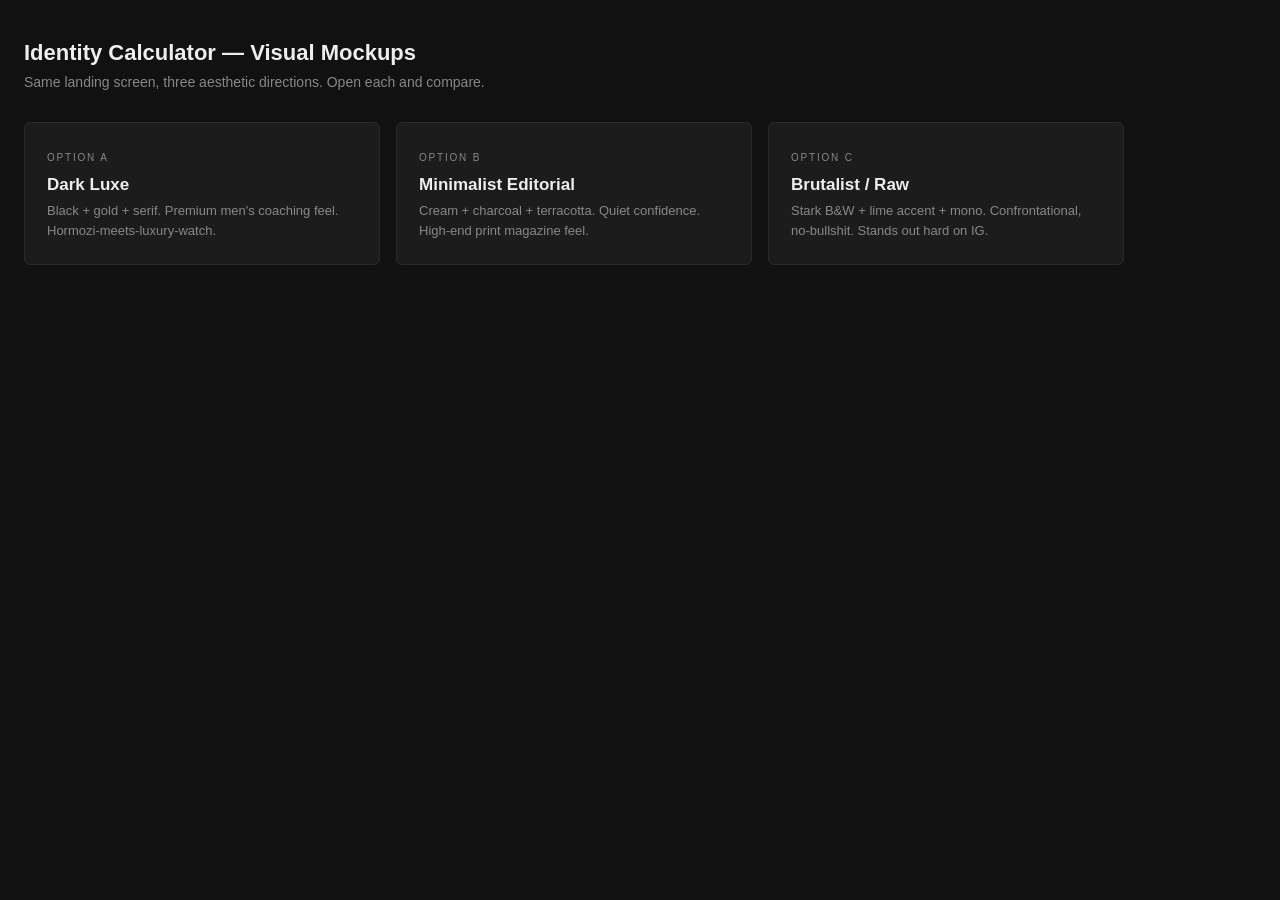
<file: mockups/index.html>
<!doctype html>
<html lang="en">
<head>
<meta charset="utf-8" />
<meta name="viewport" content="width=device-width, initial-scale=1" />
<title>Identity Calculator — Mockups</title>
<style>
  * { box-sizing: border-box; margin: 0; padding: 0; }
  body { font-family: -apple-system, BlinkMacSystemFont, "Segoe UI", sans-serif; background: #111; color: #eee; padding: 40px 24px; min-height: 100vh; }
  h1 { font-size: 22px; margin-bottom: 8px; font-weight: 600; }
  p.lede { color: #888; margin-bottom: 32px; font-size: 14px; }
  .grid { display: grid; grid-template-columns: repeat(auto-fit, minmax(280px, 1fr)); gap: 16px; max-width: 1100px; }
  a.card {
    display: block;
    padding: 24px 22px;
    background: #1c1c1c;
    border: 1px solid #2a2a2a;
    border-radius: 6px;
    text-decoration: none;
    color: #eee;
    transition: border-color 0.15s ease, transform 0.15s ease;
  }
  a.card:hover { border-color: #555; transform: translateY(-2px); }
  a.card h2 { font-size: 17px; margin-bottom: 6px; }
  a.card p { font-size: 13px; color: #888; line-height: 1.5; }
  a.card .tag { display: inline-block; font-size: 10px; letter-spacing: 0.18em; text-transform: uppercase; color: #888; margin-bottom: 12px; }
</style>
</head>
<body>
  <h1>Identity Calculator — Visual Mockups</h1>
  <p class="lede">Same landing screen, three aesthetic directions. Open each and compare.</p>
  <div class="grid">
    <a class="card" href="mockup-luxe.html">
      <div class="tag">Option A</div>
      <h2>Dark Luxe</h2>
      <p>Black + gold + serif. Premium men's coaching feel. Hormozi-meets-luxury-watch.</p>
    </a>
    <a class="card" href="mockup-editorial.html">
      <div class="tag">Option B</div>
      <h2>Minimalist Editorial</h2>
      <p>Cream + charcoal + terracotta. Quiet confidence. High-end print magazine feel.</p>
    </a>
    <a class="card" href="mockup-brutalist.html">
      <div class="tag">Option C</div>
      <h2>Brutalist / Raw</h2>
      <p>Stark B&W + lime accent + mono. Confrontational, no-bullshit. Stands out hard on IG.</p>
    </a>
  </div>
</body>
</html>
</file>
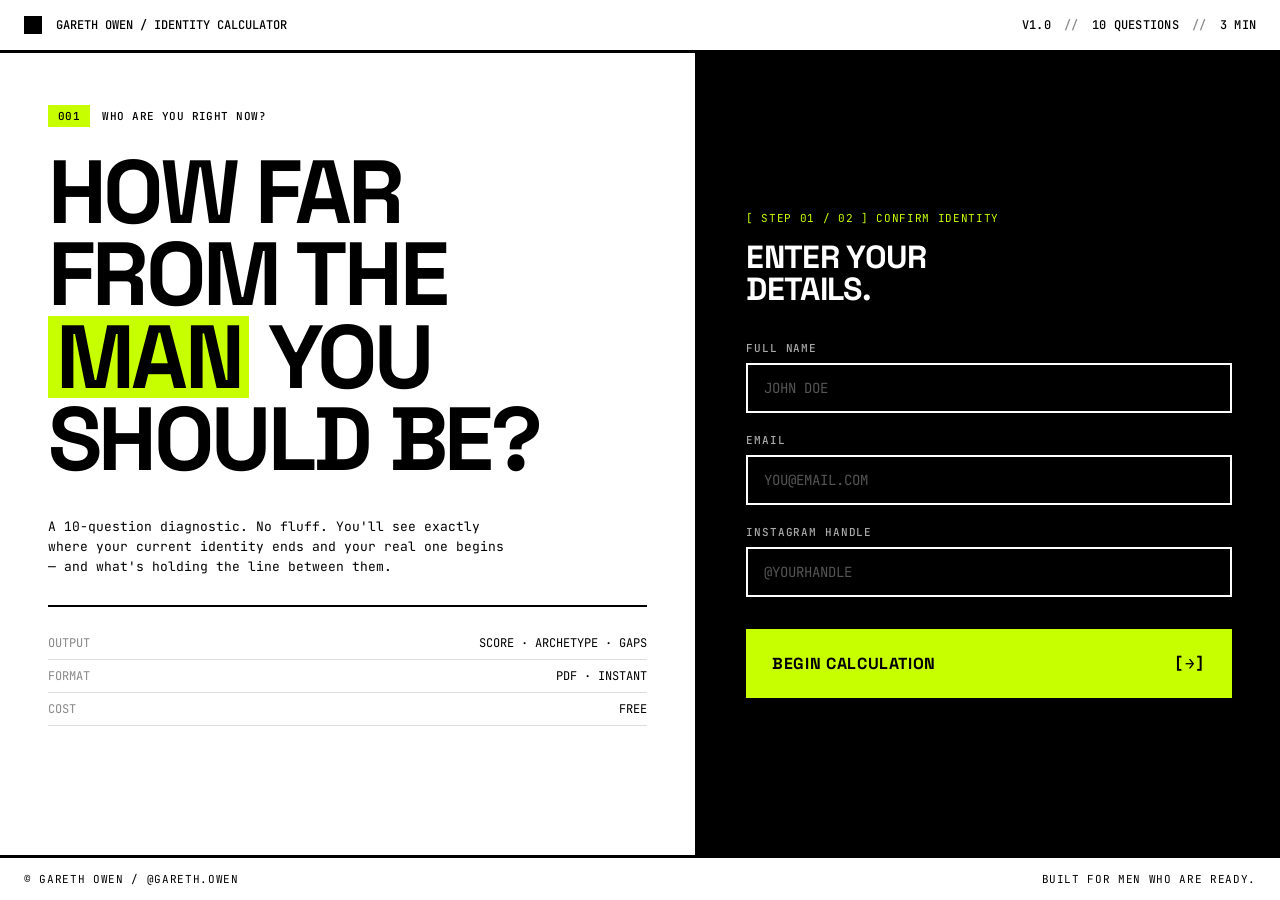
<file: mockups/mockup-brutalist.html>
<!doctype html>
<html lang="en">
<head>
<meta charset="utf-8" />
<meta name="viewport" content="width=device-width, initial-scale=1" />
<title>The Identity Calculator — Mockup: Brutalist</title>
<link rel="preconnect" href="https://fonts.googleapis.com">
<link rel="preconnect" href="https://fonts.gstatic.com" crossorigin>
<link href="https://fonts.googleapis.com/css2?family=Space+Grotesk:wght@400;500;700&family=JetBrains+Mono:wght@400;500;700&display=swap" rel="stylesheet">
<style>
  :root {
    --bg: #ffffff;
    --ink: #000000;
    --accent: #c8ff00;
  }
  * { box-sizing: border-box; margin: 0; padding: 0; }
  html, body { background: var(--bg); color: var(--ink); font-family: 'Space Grotesk', sans-serif; -webkit-font-smoothing: antialiased; }
  body { min-height: 100vh; display: flex; flex-direction: column; }

  header {
    padding: 16px 24px;
    display: flex;
    justify-content: space-between;
    align-items: center;
    border-bottom: 3px solid var(--ink);
    font-family: 'JetBrains Mono', monospace;
    font-size: 12px;
    font-weight: 500;
    text-transform: uppercase;
  }
  .brand {
    display: flex;
    gap: 14px;
    align-items: center;
  }
  .brand .square {
    width: 18px;
    height: 18px;
    background: var(--ink);
    display: inline-block;
  }
  .nav-meta {
    color: var(--ink);
    letter-spacing: 0.02em;
  }
  .nav-meta span { color: #888; margin: 0 6px; }

  main {
    flex: 1;
    display: grid;
    grid-template-columns: 1.2fr 1fr;
    border-bottom: 3px solid var(--ink);
  }

  .left {
    padding: 56px 48px;
    border-right: 3px solid var(--ink);
    position: relative;
    overflow: hidden;
  }
  .index {
    font-family: 'JetBrains Mono', monospace;
    font-size: 11px;
    font-weight: 500;
    letter-spacing: 0.04em;
    margin-bottom: 28px;
    text-transform: uppercase;
  }
  .index .tag {
    background: var(--accent);
    color: var(--ink);
    padding: 4px 10px;
    margin-right: 12px;
  }
  h1 {
    font-family: 'Space Grotesk', sans-serif;
    font-weight: 700;
    font-size: clamp(48px, 7vw, 92px);
    line-height: 0.92;
    letter-spacing: -0.04em;
    text-transform: uppercase;
    margin-bottom: 36px;
  }
  h1 .hl {
    background: var(--accent);
    padding: 0 8px;
    display: inline-block;
  }
  .sub {
    font-family: 'JetBrains Mono', monospace;
    font-size: 13px;
    line-height: 1.55;
    max-width: 460px;
    margin-bottom: 28px;
  }
  .bullets {
    font-family: 'JetBrains Mono', monospace;
    font-size: 12px;
    border-top: 2px solid var(--ink);
    padding-top: 20px;
  }
  .bullets div {
    display: flex;
    justify-content: space-between;
    padding: 8px 0;
    border-bottom: 1px solid #ddd;
    text-transform: uppercase;
  }
  .bullets div span:first-child { color: #888; }

  .right {
    padding: 56px 48px;
    background: var(--ink);
    color: var(--bg);
    display: flex;
    flex-direction: column;
    justify-content: center;
  }
  .right .step {
    font-family: 'JetBrains Mono', monospace;
    font-size: 11px;
    letter-spacing: 0.06em;
    text-transform: uppercase;
    color: var(--accent);
    margin-bottom: 16px;
  }
  .right h2 {
    font-family: 'Space Grotesk', sans-serif;
    font-weight: 700;
    font-size: 32px;
    line-height: 1;
    letter-spacing: -0.02em;
    text-transform: uppercase;
    margin-bottom: 36px;
  }

  form { display: flex; flex-direction: column; gap: 20px; }
  .field label {
    display: block;
    font-family: 'JetBrains Mono', monospace;
    font-size: 11px;
    font-weight: 500;
    letter-spacing: 0.08em;
    text-transform: uppercase;
    margin-bottom: 8px;
    color: #aaa;
  }
  .field input {
    width: 100%;
    background: var(--ink);
    border: 2px solid #fff;
    padding: 14px 16px;
    color: #fff;
    font-family: 'JetBrains Mono', monospace;
    font-size: 14px;
  }
  .field input::placeholder { color: #555; }
  .field input:focus {
    outline: none;
    background: var(--accent);
    color: var(--ink);
    border-color: var(--accent);
  }
  .field input:focus::placeholder { color: #4a5a00; }

  .cta {
    margin-top: 12px;
    background: var(--accent);
    color: var(--ink);
    border: 2px solid var(--accent);
    padding: 22px 24px;
    font-family: 'Space Grotesk', sans-serif;
    font-weight: 700;
    font-size: 16px;
    letter-spacing: 0.04em;
    text-transform: uppercase;
    cursor: pointer;
    transition: background 0.12s ease, color 0.12s ease;
    display: flex;
    justify-content: space-between;
    align-items: center;
  }
  .cta:hover {
    background: var(--ink);
    color: var(--accent);
    border-color: var(--accent);
  }
  .cta-arrow { font-family: 'JetBrains Mono', monospace; }

  footer {
    padding: 14px 24px;
    display: flex;
    justify-content: space-between;
    font-family: 'JetBrains Mono', monospace;
    font-size: 11px;
    text-transform: uppercase;
    letter-spacing: 0.06em;
  }

  @media (max-width: 900px) {
    main { grid-template-columns: 1fr; }
    .left { border-right: none; border-bottom: 3px solid var(--ink); padding: 40px 24px; }
    .right { padding: 40px 24px; }
    header { padding: 14px 18px; }
    footer { padding: 12px 18px; flex-direction: column; gap: 4px; }
  }
</style>
</head>
<body>
  <header>
    <div class="brand">
      <span class="square"></span>
      <span>GARETH OWEN / IDENTITY CALCULATOR</span>
    </div>
    <div class="nav-meta">V1.0 <span>//</span> 10 QUESTIONS <span>//</span> 3 MIN</div>
  </header>

  <main>
    <section class="left">
      <div class="index"><span class="tag">001</span>WHO ARE YOU RIGHT NOW?</div>
      <h1>HOW FAR<br/>FROM THE<br/><span class="hl">MAN</span> YOU<br/>SHOULD BE?</h1>
      <p class="sub">A 10-question diagnostic. No fluff. You'll see exactly where your current identity ends and your real one begins — and what's holding the line between them.</p>
      <div class="bullets">
        <div><span>OUTPUT</span><span>SCORE · ARCHETYPE · GAPS</span></div>
        <div><span>FORMAT</span><span>PDF · INSTANT</span></div>
        <div><span>COST</span><span>FREE</span></div>
      </div>
    </section>

    <section class="right">
      <div class="step">[ STEP 01 / 02 ] CONFIRM IDENTITY</div>
      <h2>ENTER YOUR<br/>DETAILS.</h2>
      <form onsubmit="event.preventDefault(); alert('Mockup only — quiz starts here.');">
        <div class="field">
          <label for="name">FULL NAME</label>
          <input id="name" type="text" placeholder="JOHN DOE" required />
        </div>
        <div class="field">
          <label for="email">EMAIL</label>
          <input id="email" type="email" placeholder="YOU@EMAIL.COM" required />
        </div>
        <div class="field">
          <label for="ig">INSTAGRAM HANDLE</label>
          <input id="ig" type="text" placeholder="@YOURHANDLE" required />
        </div>
        <button class="cta" type="submit">
          BEGIN CALCULATION
          <span class="cta-arrow">[→]</span>
        </button>
      </form>
    </section>
  </main>

  <footer>
    <span>© GARETH OWEN / @GARETH.OWEN</span>
    <span>BUILT FOR MEN WHO ARE READY.</span>
  </footer>
</body>
</html>
</file>
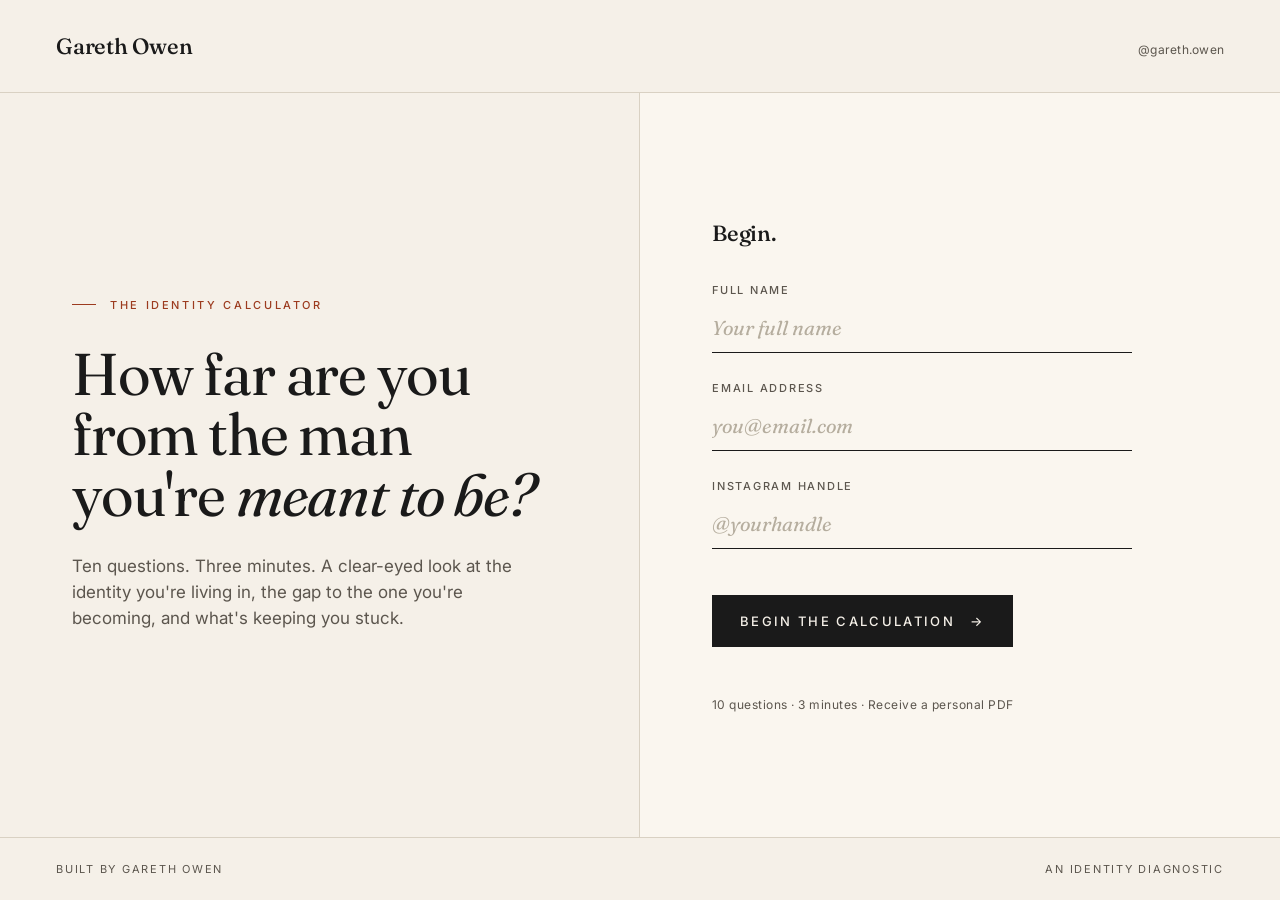
<file: mockups/mockup-editorial.html>
<!doctype html>
<html lang="en">
<head>
<meta charset="utf-8" />
<meta name="viewport" content="width=device-width, initial-scale=1" />
<title>The Identity Calculator — Mockup: Minimalist Editorial</title>
<link rel="preconnect" href="https://fonts.googleapis.com">
<link rel="preconnect" href="https://fonts.gstatic.com" crossorigin>
<link href="https://fonts.googleapis.com/css2?family=Fraunces:opsz,wght,SOFT@9..144,400;9..144,500;9..144,600&family=Inter:wght@300;400;500;600&display=swap" rel="stylesheet">
<style>
  :root {
    --bg: #f5f0e8;
    --bg-card: #faf6ef;
    --ink: #1a1a1a;
    --ink-soft: #5c564e;
    --accent: #9c3b1f;
    --line: #d9d1c3;
  }
  * { box-sizing: border-box; margin: 0; padding: 0; }
  html, body { background: var(--bg); color: var(--ink); font-family: 'Inter', sans-serif; -webkit-font-smoothing: antialiased; }
  body { min-height: 100vh; display: flex; flex-direction: column; }

  header {
    padding: 32px 56px;
    display: flex;
    justify-content: space-between;
    align-items: baseline;
    border-bottom: 1px solid var(--line);
  }
  .brand {
    font-family: 'Fraunces', serif;
    font-weight: 500;
    font-size: 22px;
    letter-spacing: -0.01em;
    color: var(--ink);
  }
  .handle {
    font-size: 12px;
    color: var(--ink-soft);
    letter-spacing: 0.02em;
  }

  main {
    flex: 1;
    display: grid;
    grid-template-columns: 1fr 1fr;
    gap: 0;
  }
  .left {
    padding: 96px 72px;
    display: flex;
    flex-direction: column;
    justify-content: center;
    border-right: 1px solid var(--line);
  }
  .right {
    padding: 96px 72px;
    display: flex;
    flex-direction: column;
    justify-content: center;
    background: var(--bg-card);
  }

  .eyebrow {
    font-size: 11px;
    letter-spacing: 0.24em;
    text-transform: uppercase;
    color: var(--accent);
    margin-bottom: 32px;
    font-weight: 500;
  }
  .eyebrow::before {
    content: '';
    display: inline-block;
    width: 24px;
    height: 1px;
    background: var(--accent);
    vertical-align: middle;
    margin-right: 14px;
    margin-bottom: 3px;
  }

  h1 {
    font-family: 'Fraunces', serif;
    font-weight: 400;
    font-size: clamp(40px, 4.6vw, 64px);
    line-height: 1.02;
    letter-spacing: -0.02em;
    margin-bottom: 28px;
    color: var(--ink);
  }
  h1 em {
    font-style: italic;
    font-weight: 400;
  }
  .sub {
    font-size: 17px;
    line-height: 1.55;
    color: var(--ink-soft);
    max-width: 440px;
  }

  .right h2 {
    font-family: 'Fraunces', serif;
    font-weight: 500;
    font-size: 22px;
    letter-spacing: -0.01em;
    margin-bottom: 36px;
    color: var(--ink);
  }

  form {
    display: flex;
    flex-direction: column;
    gap: 28px;
    max-width: 420px;
  }
  .field { position: relative; }
  .field label {
    display: block;
    font-family: 'Inter', sans-serif;
    font-size: 11px;
    font-weight: 500;
    letter-spacing: 0.16em;
    text-transform: uppercase;
    color: var(--ink-soft);
    margin-bottom: 10px;
  }
  .field input {
    width: 100%;
    background: transparent;
    border: none;
    border-bottom: 1px solid var(--ink);
    padding: 8px 0 12px;
    color: var(--ink);
    font-family: 'Fraunces', serif;
    font-size: 20px;
    transition: border-color 0.18s ease;
  }
  .field input::placeholder {
    color: #b5ad9e;
    font-style: italic;
  }
  .field input:focus {
    outline: none;
    border-bottom-color: var(--accent);
  }

  .cta {
    margin-top: 18px;
    background: var(--ink);
    color: var(--bg);
    border: none;
    padding: 18px 28px;
    font-family: 'Inter', sans-serif;
    font-size: 13px;
    font-weight: 500;
    letter-spacing: 0.18em;
    text-transform: uppercase;
    cursor: pointer;
    transition: background 0.18s ease;
    align-self: flex-start;
  }
  .cta:hover { background: var(--accent); }
  .cta-arrow {
    display: inline-block;
    margin-left: 10px;
    transition: transform 0.2s ease;
  }
  .cta:hover .cta-arrow { transform: translateX(4px); }

  .meta {
    margin-top: 22px;
    font-size: 12px;
    color: var(--ink-soft);
    letter-spacing: 0.04em;
  }

  footer {
    padding: 24px 56px;
    border-top: 1px solid var(--line);
    display: flex;
    justify-content: space-between;
    font-size: 11px;
    letter-spacing: 0.16em;
    text-transform: uppercase;
    color: var(--ink-soft);
  }

  @media (max-width: 900px) {
    main { grid-template-columns: 1fr; }
    .left { padding: 60px 32px 40px; border-right: none; border-bottom: 1px solid var(--line); }
    .right { padding: 40px 32px 60px; }
    header { padding: 22px 28px; }
    footer { padding: 18px 28px; }
  }
</style>
</head>
<body>
  <header>
    <div class="brand">Gareth Owen</div>
    <div class="handle">@gareth.owen</div>
  </header>

  <main>
    <section class="left">
      <div class="eyebrow">The Identity Calculator</div>
      <h1>How far are you from the man you're <em>meant to be?</em></h1>
      <p class="sub">Ten questions. Three minutes. A clear-eyed look at the identity you're living in, the gap to the one you're becoming, and what's keeping you stuck.</p>
    </section>

    <section class="right">
      <h2>Begin.</h2>
      <form onsubmit="event.preventDefault(); alert('Mockup only — quiz starts here.');">
        <div class="field">
          <label for="name">Full name</label>
          <input id="name" type="text" placeholder="Your full name" required />
        </div>
        <div class="field">
          <label for="email">Email address</label>
          <input id="email" type="email" placeholder="you@email.com" required />
        </div>
        <div class="field">
          <label for="ig">Instagram handle</label>
          <input id="ig" type="text" placeholder="@yourhandle" required />
        </div>
        <button class="cta" type="submit">
          Begin the calculation
          <span class="cta-arrow">→</span>
        </button>
        <p class="meta">10 questions · 3 minutes · Receive a personal PDF</p>
      </form>
    </section>
  </main>

  <footer>
    <span>Built by Gareth Owen</span>
    <span>An Identity Diagnostic</span>
  </footer>
</body>
</html>
</file>
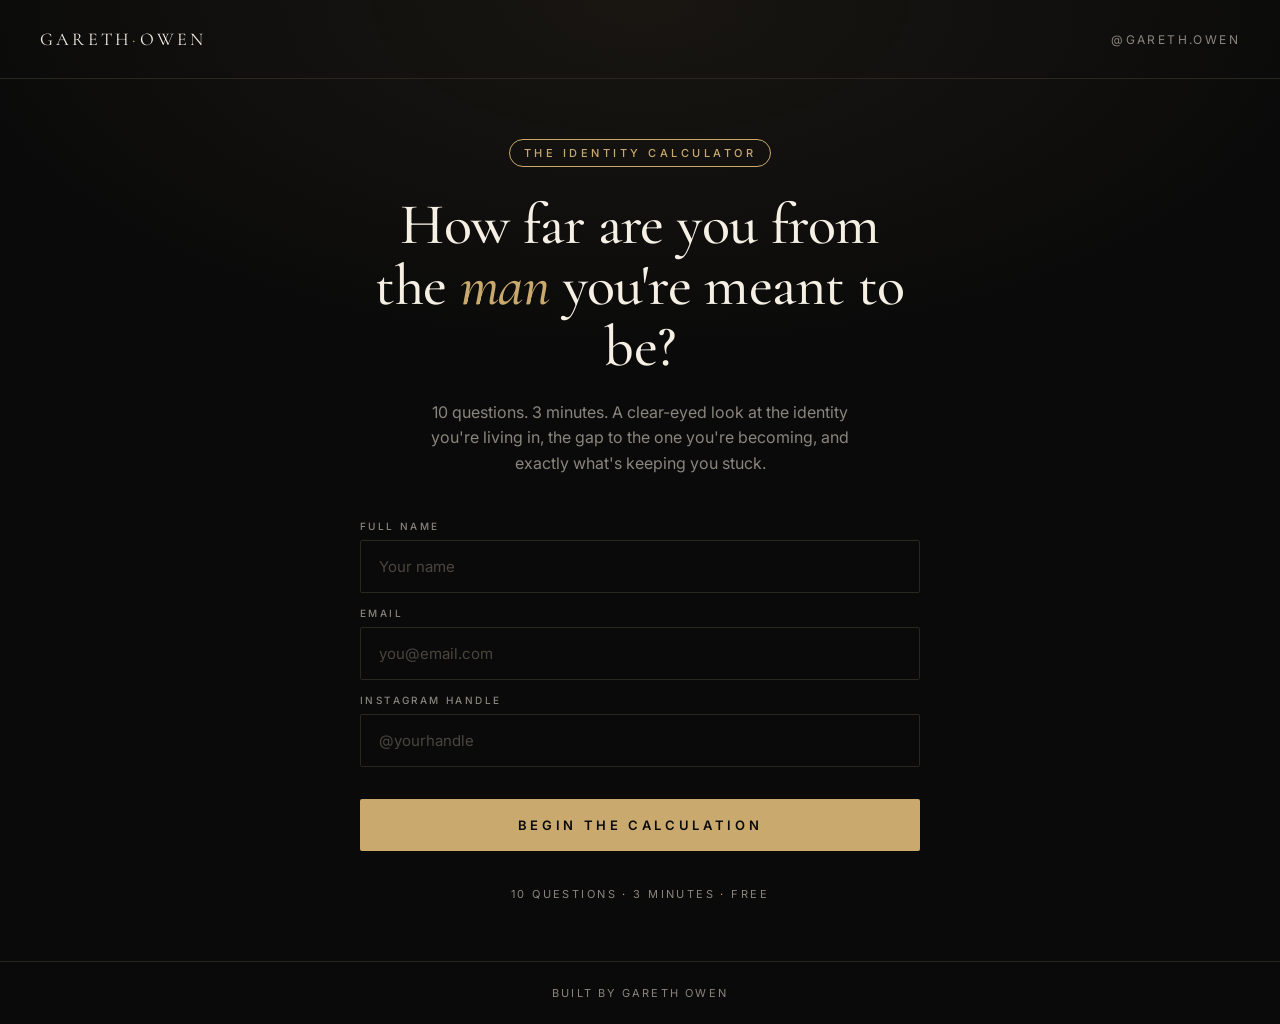
<file: mockups/mockup-luxe.html>
<!doctype html>
<html lang="en">
<head>
<meta charset="utf-8" />
<meta name="viewport" content="width=device-width, initial-scale=1" />
<title>The Identity Calculator — Mockup: Dark Luxe</title>
<link rel="preconnect" href="https://fonts.googleapis.com">
<link rel="preconnect" href="https://fonts.gstatic.com" crossorigin>
<link href="https://fonts.googleapis.com/css2?family=Cormorant+Garamond:wght@400;500;600&family=Inter:wght@300;400;500;600&display=swap" rel="stylesheet">
<style>
  :root {
    --bg: #0a0a0a;
    --bg-elev: #121212;
    --text: #f5efe4;
    --text-dim: #8a857d;
    --gold: #c9a96e;
    --gold-bright: #e0c084;
    --line: #2a2620;
  }
  * { box-sizing: border-box; margin: 0; padding: 0; }
  html, body { background: var(--bg); color: var(--text); font-family: 'Inter', sans-serif; -webkit-font-smoothing: antialiased; }
  body {
    min-height: 100vh;
    display: flex;
    flex-direction: column;
    background:
      radial-gradient(ellipse 80% 50% at 50% 0%, rgba(201,169,110,0.08), transparent 70%),
      var(--bg);
  }

  header {
    padding: 28px 40px;
    display: flex;
    justify-content: space-between;
    align-items: center;
    border-bottom: 1px solid var(--line);
  }
  .brand {
    font-family: 'Cormorant Garamond', serif;
    font-size: 18px;
    letter-spacing: 0.18em;
    text-transform: uppercase;
    color: var(--text);
  }
  .brand .dot { color: var(--gold); }
  .handle {
    font-size: 12px;
    letter-spacing: 0.2em;
    text-transform: uppercase;
    color: var(--text-dim);
  }

  main {
    flex: 1;
    display: flex;
    align-items: center;
    justify-content: center;
    padding: 60px 24px;
  }
  .card {
    width: 100%;
    max-width: 560px;
    text-align: center;
  }

  .eyebrow {
    display: inline-block;
    font-size: 11px;
    font-weight: 500;
    letter-spacing: 0.32em;
    text-transform: uppercase;
    color: var(--gold);
    margin-bottom: 28px;
    padding: 6px 14px;
    border: 1px solid var(--gold);
    border-radius: 999px;
  }
  h1 {
    font-family: 'Cormorant Garamond', serif;
    font-weight: 500;
    font-size: clamp(38px, 6vw, 58px);
    line-height: 1.05;
    letter-spacing: -0.01em;
    margin-bottom: 22px;
  }
  h1 em {
    font-style: italic;
    color: var(--gold);
  }
  .sub {
    font-size: 16px;
    line-height: 1.6;
    color: var(--text-dim);
    max-width: 460px;
    margin: 0 auto 44px;
  }

  form {
    display: flex;
    flex-direction: column;
    gap: 14px;
    text-align: left;
  }
  .field { position: relative; }
  .field label {
    display: block;
    font-size: 10px;
    font-weight: 500;
    letter-spacing: 0.24em;
    text-transform: uppercase;
    color: var(--text-dim);
    margin-bottom: 8px;
  }
  .field input {
    width: 100%;
    background: transparent;
    border: 1px solid var(--line);
    border-radius: 2px;
    padding: 16px 18px;
    color: var(--text);
    font-family: 'Inter', sans-serif;
    font-size: 15px;
    transition: border-color 0.18s ease, background 0.18s ease;
  }
  .field input::placeholder { color: #4a463f; }
  .field input:focus {
    outline: none;
    border-color: var(--gold);
    background: rgba(201,169,110,0.04);
  }

  .cta {
    margin-top: 18px;
    background: var(--gold);
    color: #0a0a0a;
    border: none;
    border-radius: 2px;
    padding: 18px 24px;
    font-family: 'Inter', sans-serif;
    font-size: 13px;
    font-weight: 600;
    letter-spacing: 0.28em;
    text-transform: uppercase;
    cursor: pointer;
    transition: background 0.18s ease, transform 0.18s ease;
  }
  .cta:hover { background: var(--gold-bright); }
  .cta:active { transform: translateY(1px); }

  .meta {
    margin-top: 22px;
    font-size: 11px;
    letter-spacing: 0.22em;
    text-transform: uppercase;
    color: var(--text-dim);
    text-align: center;
  }
  .meta span { color: var(--gold); }

  footer {
    padding: 24px 40px;
    border-top: 1px solid var(--line);
    text-align: center;
    font-size: 11px;
    letter-spacing: 0.2em;
    text-transform: uppercase;
    color: var(--text-dim);
  }
  @media (max-width: 600px) {
    header { padding: 20px 22px; }
    main { padding: 40px 18px; }
    .eyebrow { font-size: 10px; }
  }
</style>
</head>
<body>
  <header>
    <div class="brand">Gareth<span class="dot">·</span>Owen</div>
    <div class="handle">@gareth.owen</div>
  </header>

  <main>
    <div class="card">
      <span class="eyebrow">The Identity Calculator</span>
      <h1>How far are you from the <em>man</em> you're meant to be?</h1>
      <p class="sub">10 questions. 3 minutes. A clear-eyed look at the identity you're living in, the gap to the one you're becoming, and exactly what's keeping you stuck.</p>

      <form onsubmit="event.preventDefault(); alert('Mockup only — quiz starts here.');">
        <div class="field">
          <label for="name">Full name</label>
          <input id="name" type="text" placeholder="Your name" required />
        </div>
        <div class="field">
          <label for="email">Email</label>
          <input id="email" type="email" placeholder="you@email.com" required />
        </div>
        <div class="field">
          <label for="ig">Instagram handle</label>
          <input id="ig" type="text" placeholder="@yourhandle" required />
        </div>
        <button class="cta" type="submit">Begin the Calculation</button>
        <p class="meta">10 Questions <span>·</span> 3 Minutes <span>·</span> Free</p>
      </form>
    </div>
  </main>

  <footer>Built by Gareth Owen</footer>
</body>
</html>
</file>
